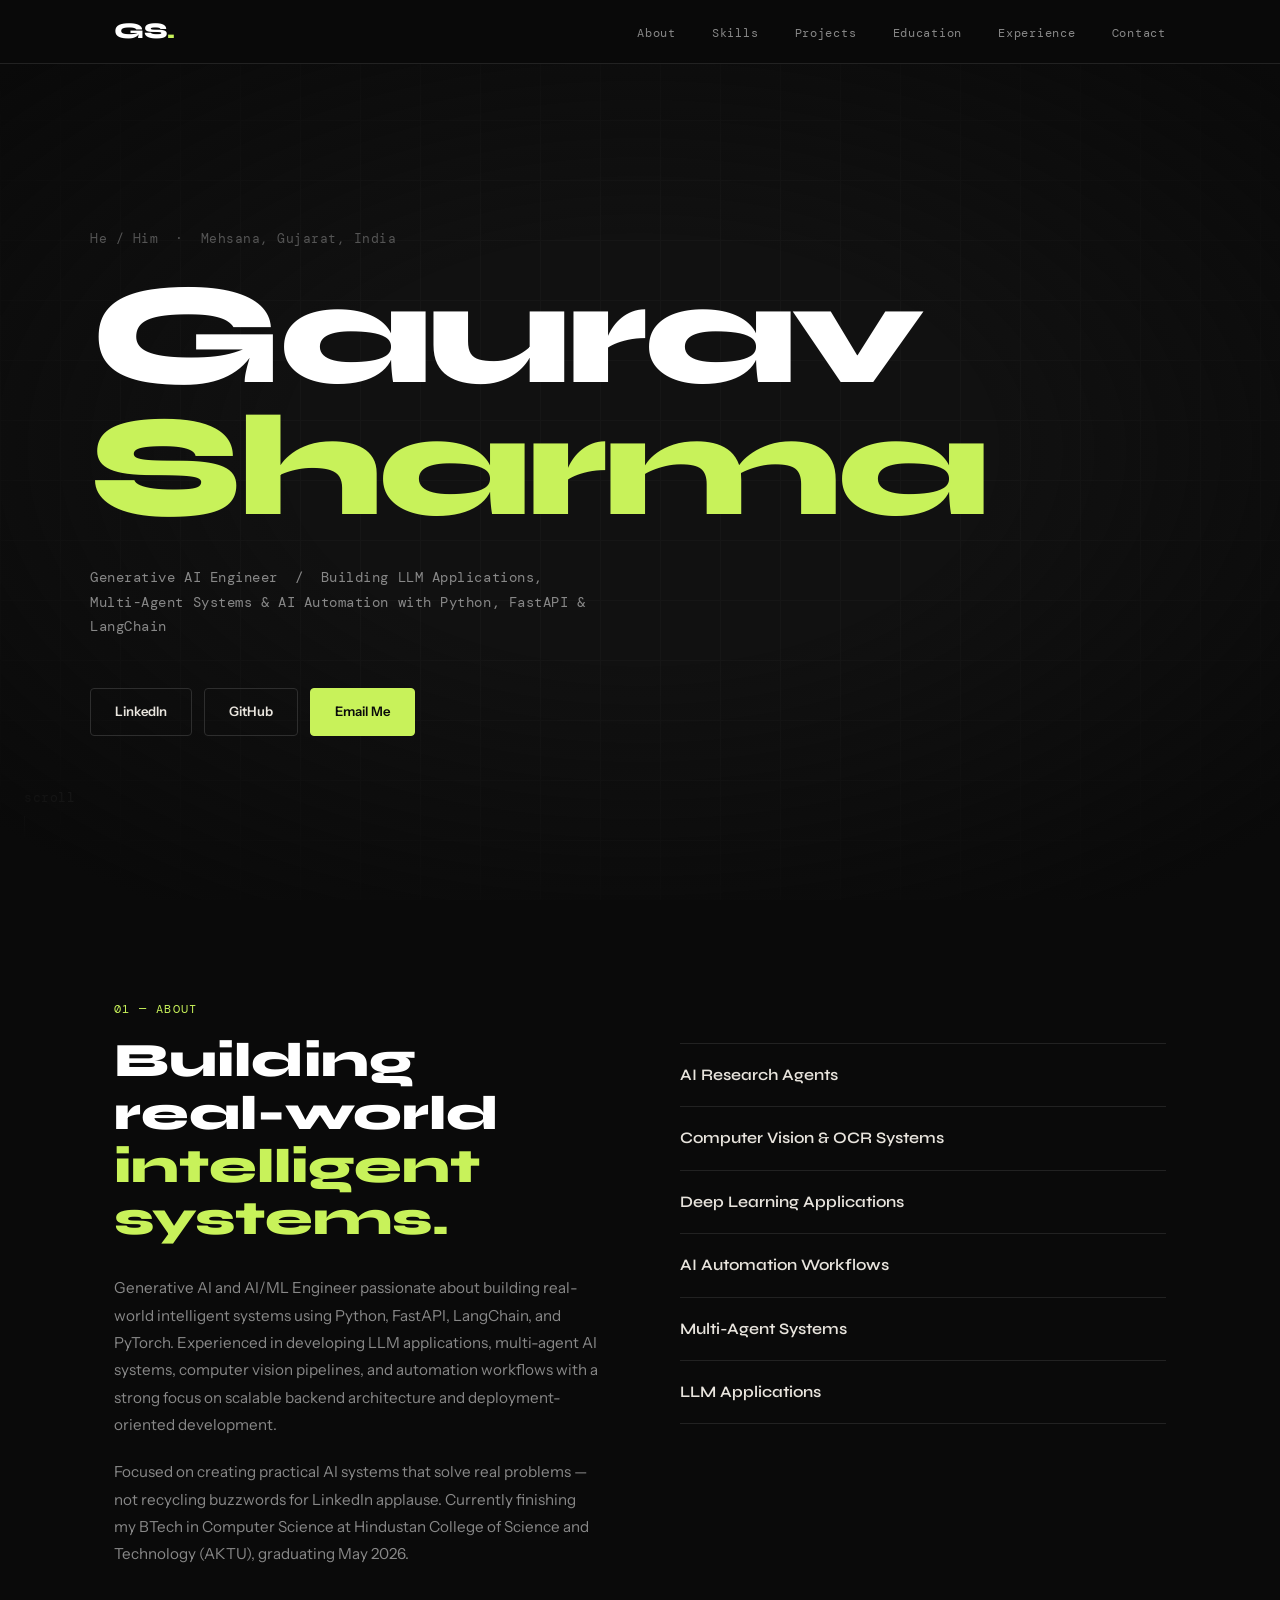
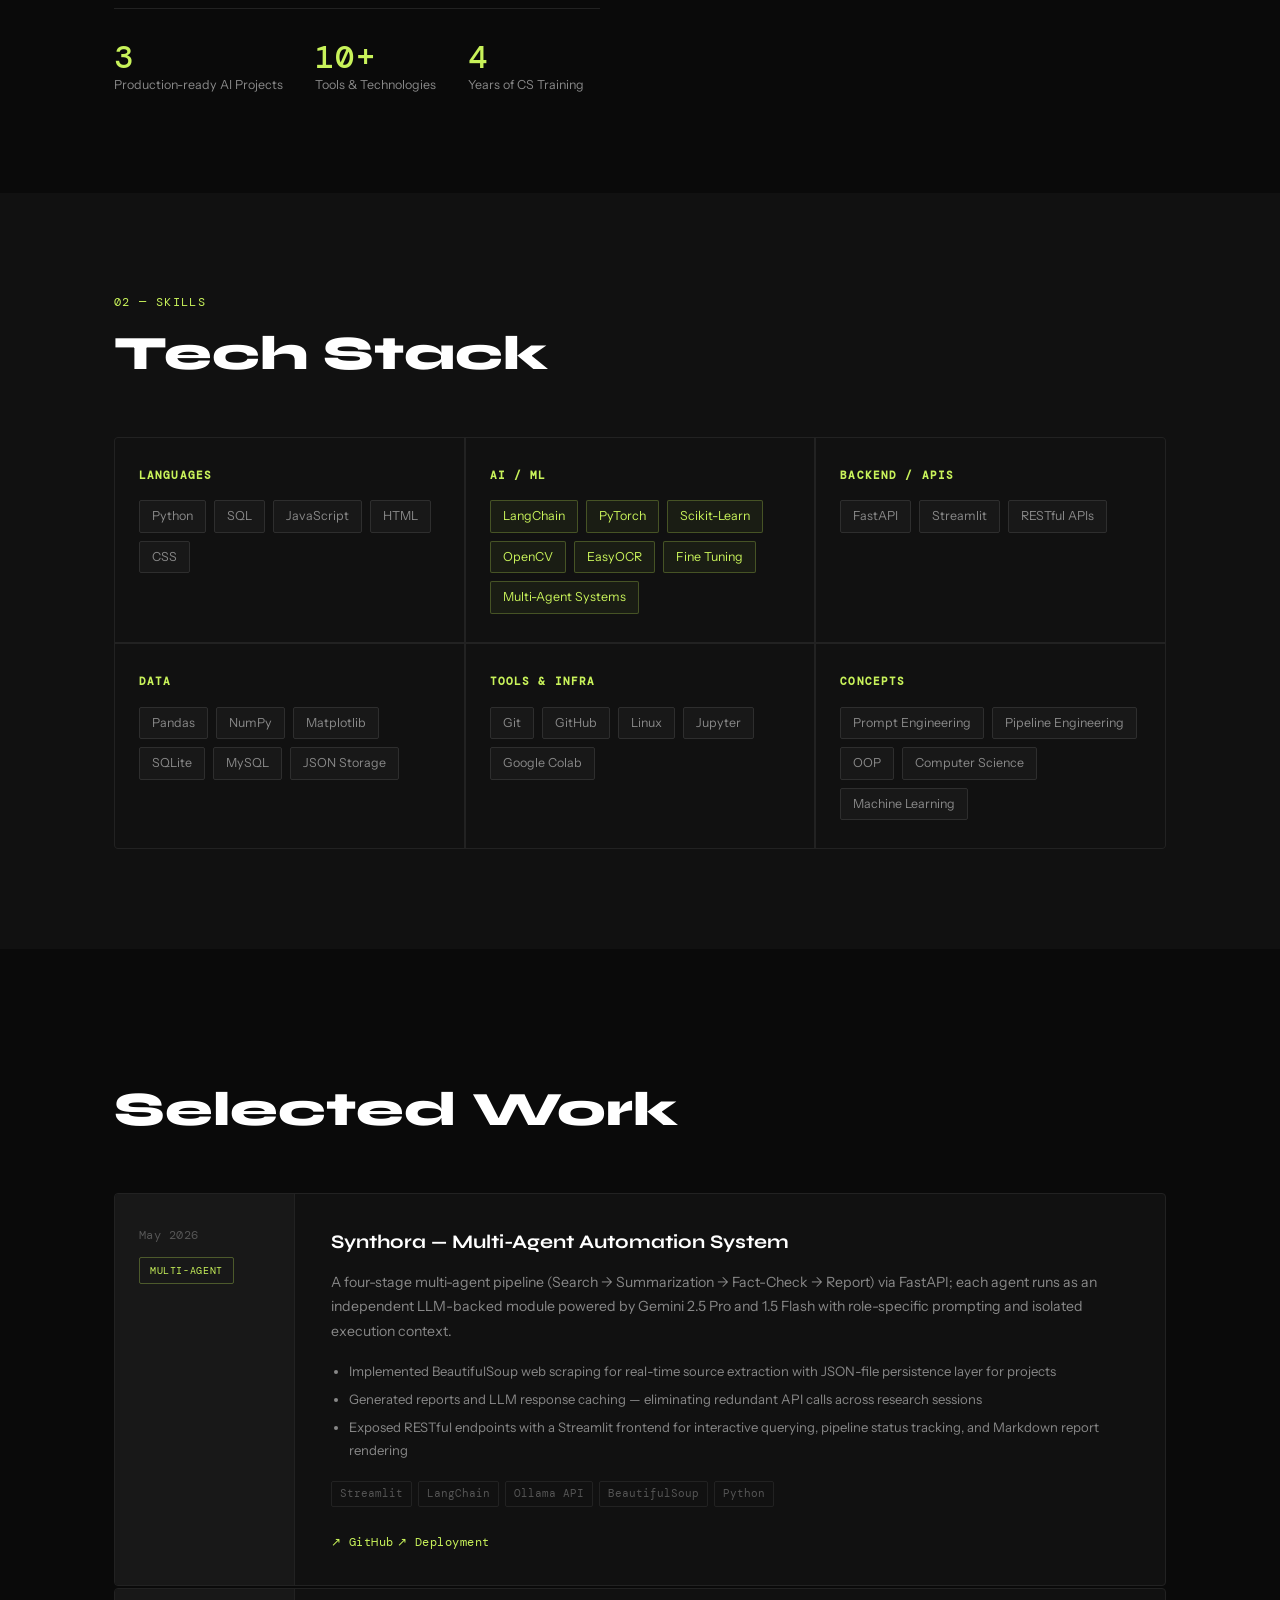
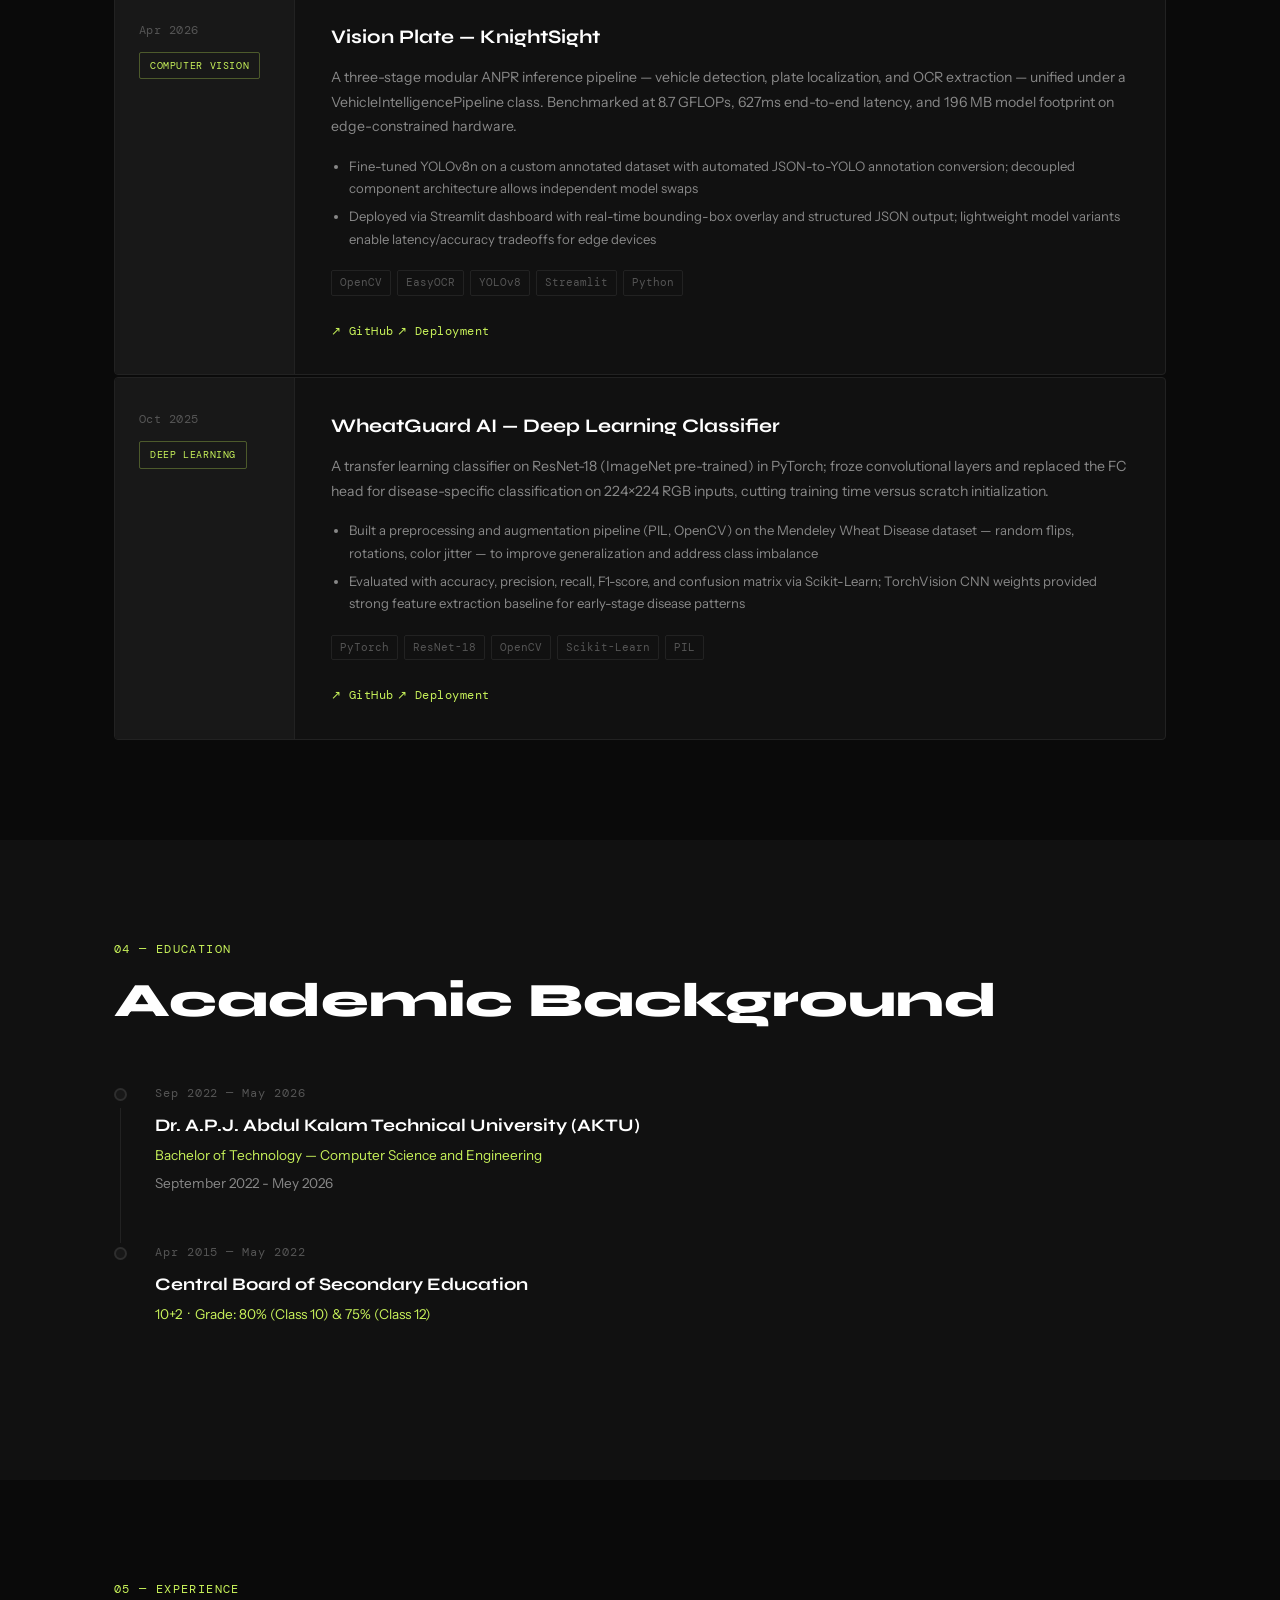
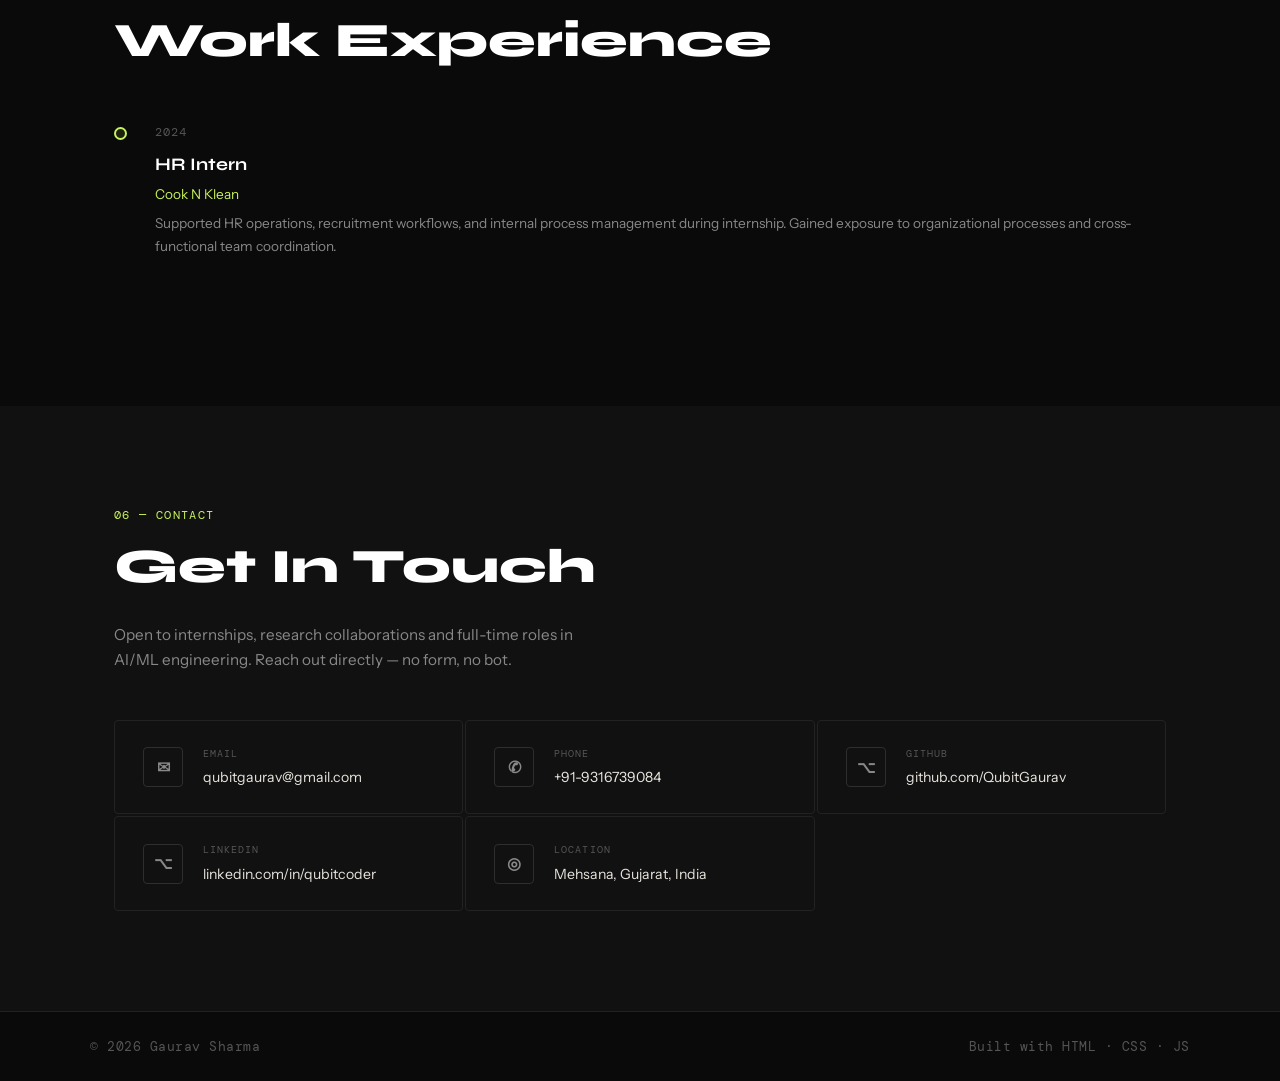
<file: index.html>
<!DOCTYPE html>
<html lang="en">

<head>
  <meta charset="UTF-8" />
  <meta name="viewport" content="width=device-width, initial-scale=1.0" />
  <title>Gaurav Sharma — Generative AI Engineer</title>
  <link rel="stylesheet" href="style.css" />
  <link rel="preconnect" href="https://fonts.googleapis.com" />
  <link
    href="https://fonts.googleapis.com/css2?family=Syne:wght@400;600;700;800&family=DM+Mono:wght@300;400;500&family=Instrument+Sans:wght@400;500;600&display=swap"
    rel="stylesheet" />
</head>

<body>

  <!-- ============ NAVIGATION ============ -->
  <nav id="navbar">
    <div class="nav-inner">
      <a href="#hero" class="nav-logo">GS<span class="dot">.</span></a>
      <button class="hamburger" id="hamburger" aria-label="Toggle menu">
        <span></span><span></span><span></span>
      </button>
      <ul class="nav-links" id="nav-links">
        <li><a href="#about">About</a></li>
        <li><a href="#skills">Skills</a></li>
        <li><a href="#projects">Projects</a></li>
        <li><a href="#education">Education</a></li>
        <li><a href="#experience">Experience</a></li>
        <li><a href="#contact">Contact</a></li>
      </ul>
    </div>
  </nav>

  <!-- ============ HERO ============ -->
  <section id="hero">
    <div class="hero-bg-grid"></div>
    <div class="hero-content">
      <p class="hero-tag mono">He / Him &nbsp;·&nbsp; Mehsana, Gujarat, India</p>
      <h1 class="hero-name">Gaurav<br /><em>Sharma</em></h1>
      <p class="hero-title mono">
        Generative AI Engineer &nbsp;/&nbsp; Building LLM Applications,<br />
        Multi-Agent Systems &amp; AI Automation with Python, FastAPI &amp; LangChain
      </p>
      <div class="hero-cta">
        <a href="https://www.linkedin.com/in/qubitcoder/" target="_blank" class="btn btn-outline">LinkedIn</a>
        <a href="https://github.com/QubitGaurav" target="_blank" class="btn btn-outline">GitHub</a>
        <a href="mailto:qubitgaurav@gmail.com" class="btn btn-solid">Email Me</a>
      </div>
    </div>
    <div class="hero-scroll-indicator">
      <span class="mono">scroll</span>
      <div class="scroll-line"></div>
    </div>
  </section>

  <!-- ============ ABOUT ============ -->
  <section id="about">
    <div class="container">
      <div class="section-label mono">01 — About</div>
      <div class="about-grid">
        <div class="about-text">
          <h2>Building real-world<br /><em>intelligent systems.</em></h2>
          <p>
            Generative AI and AI/ML Engineer passionate about building real-world intelligent
            systems using Python, FastAPI, LangChain, and PyTorch. Experienced in developing
            LLM applications, multi-agent AI systems, computer vision pipelines, and automation
            workflows with a strong focus on scalable backend architecture and deployment-oriented
            development.
          </p>
          <p>
            Focused on creating practical AI systems that solve real problems — not recycling
            buzzwords for LinkedIn applause. Currently finishing my BTech in Computer Science
            at Hindustan College of Science and Technology (AKTU), graduating May 2026.
          </p>
          <div class="about-highlights">
            <div class="highlight-item">
              <span class="highlight-num mono">3</span>
              <span>Production-ready AI Projects</span>
            </div>
            <div class="highlight-item">
              <span class="highlight-num mono">10+</span>
              <span>Tools &amp; Technologies</span>
            </div>
            <div class="highlight-item">
              <span class="highlight-num mono">4</span>
              <span>Years of CS Training</span>
            </div>
          </div>
        </div>
        <div class="about-domains">
          <div class="domain-card">AI Research Agents</div>
          <div class="domain-card">Computer Vision &amp; OCR Systems</div>
          <div class="domain-card">Deep Learning Applications</div>
          <div class="domain-card">AI Automation Workflows</div>
          <div class="domain-card">Multi-Agent Systems</div>
          <div class="domain-card">LLM Applications</div>
        </div>
      </div>
    </div>
  </section>

  <!-- ============ SKILLS ============ -->
  <section id="skills">
    <div class="container">
      <div class="section-label mono">02 — Skills</div>
      <h2>Tech Stack</h2>

      <div class="skills-grid">
        <!-- Languages -->
        <div class="skill-group">
          <h3 class="mono">Languages</h3>
          <div class="skill-tags">
            <span class="tag">Python</span>
            <span class="tag">SQL</span>
            <span class="tag">JavaScript</span>
            <span class="tag">HTML</span>
            <span class="tag">CSS</span>
          </div>
        </div>

        <!-- AI / ML -->
        <div class="skill-group">
          <h3 class="mono">AI / ML</h3>
          <div class="skill-tags">
            <span class="tag accent">LangChain</span>
            <span class="tag accent">PyTorch</span>
            <span class="tag accent">Scikit-Learn</span>
            <span class="tag accent">OpenCV</span>
            <span class="tag accent">EasyOCR</span>
            <span class="tag accent">Fine Tuning</span>
            <span class="tag accent">Multi-Agent Systems</span>
          </div>
        </div>

        <!-- Backend / APIs -->
        <div class="skill-group">
          <h3 class="mono">Backend / APIs</h3>
          <div class="skill-tags">
            <span class="tag">FastAPI</span>
            <span class="tag">Streamlit</span>
            <span class="tag">RESTful APIs</span>
          </div>
        </div>

        <!-- Data -->
        <div class="skill-group">
          <h3 class="mono">Data</h3>
          <div class="skill-tags">
            <span class="tag">Pandas</span>
            <span class="tag">NumPy</span>
            <span class="tag">Matplotlib</span>
            <span class="tag">SQLite</span>
            <span class="tag">MySQL</span>
            <span class="tag">JSON Storage</span>
          </div>
        </div>

        <!-- Tools & Infra -->
        <div class="skill-group">
          <h3 class="mono">Tools &amp; Infra</h3>
          <div class="skill-tags">
            <span class="tag">Git</span>
            <span class="tag">GitHub</span>
            <span class="tag">Linux</span>
            <span class="tag">Jupyter</span>
            <span class="tag">Google Colab</span>
          </div>
        </div>

        <!-- Concepts -->
        <div class="skill-group">
          <h3 class="mono">Concepts</h3>
          <div class="skill-tags">
            <span class="tag">Prompt Engineering</span>
            <span class="tag">Pipeline Engineering</span>
            <span class="tag">OOP</span>
            <span class="tag">Computer Science</span>
            <span class="tag">Machine Learning</span>
          </div>
        </div>
      </div>
    </div>
  </section>

  <!-- ============ PROJECTS ============ -->
  <section id="projects">
    <div class="container">
      <div class="section-label mono">03 — Projects</div>
      <h2>Selected Work</h2>

      <div class="projects-list">

        <!-- Project 1 -->
        <article class="project-card">
          <div class="project-meta">
            <span class="project-date mono">May 2026</span>
            <span class="project-badge">Multi-Agent</span>
          </div>
          <div class="project-body">
            <h3>Synthora — Multi-Agent Automation System</h3>
            <p>
              A four-stage multi-agent pipeline (Search → Summarization → Fact-Check → Report)
              via FastAPI; each agent runs as an independent LLM-backed module powered by
              Gemini 2.5 Pro and 1.5 Flash with role-specific prompting and isolated execution context.
            </p>
            <ul>
              <li>Implemented BeautifulSoup web scraping for real-time source extraction with JSON-file persistence
                layer for projects</li>
              <li>Generated reports and LLM response caching — eliminating redundant API calls across research sessions
              </li>
              <li>Exposed RESTful endpoints with a Streamlit frontend for interactive querying, pipeline status
                tracking, and Markdown report rendering</li>
            </ul>
            <div class="project-stack">
              <span>Streamlit</span><span>LangChain</span><span>Ollama
                API</span><span>BeautifulSoup</span><span>Python</span>
            </div>
            <a href="https://github.com/QubitGaurav/Synthora" target="_blank" class="project-link mono">↗ GitHub</a>
            <a href="https://synthora.streamlit.app/" target="_blank" class="project-link mono">↗ Deployment</a>
          </div>
        </article>

        <!-- Project 2 -->
        <article class="project-card">
          <div class="project-meta">
            <span class="project-date mono">Apr 2026</span>
            <span class="project-badge">Computer Vision</span>
          </div>
          <div class="project-body">
            <h3>Vision Plate — KnightSight</h3>
            <p>
              A three-stage modular ANPR inference pipeline — vehicle detection, plate localization,
              and OCR extraction — unified under a VehicleIntelligencePipeline class. Benchmarked at
              8.7 GFLOPs, 627ms end-to-end latency, and 196 MB model footprint on edge-constrained hardware.
            </p>
            <ul>
              <li>Fine-tuned YOLOv8n on a custom annotated dataset with automated JSON-to-YOLO annotation conversion;
                decoupled component architecture allows independent model swaps</li>
              <li>Deployed via Streamlit dashboard with real-time bounding-box overlay and structured JSON output;
                lightweight model variants enable latency/accuracy tradeoffs for edge devices</li>
            </ul>
            <div class="project-stack">
              <span>OpenCV</span><span>EasyOCR</span><span>YOLOv8</span><span>Streamlit</span><span>Python</span>
            </div>
            <a href="https://github.com/QubitGaurav/Vision_Plate" target="_blank" class="project-link mono">↗ GitHub</a>
            <a href="https://visionplate.streamlit.app/" target="_blank" class="project-link mono">↗ Deployment</a>
          </div>
        </article>

        <!-- Project 3 -->
        <article class="project-card">
          <div class="project-meta">
            <span class="project-date mono">Oct 2025</span>
            <span class="project-badge">Deep Learning</span>
          </div>
          <div class="project-body">
            <h3>WheatGuard AI — Deep Learning Classifier</h3>
            <p>
              A transfer learning classifier on ResNet-18 (ImageNet pre-trained) in PyTorch; froze
              convolutional layers and replaced the FC head for disease-specific classification on
              224×224 RGB inputs, cutting training time versus scratch initialization.
            </p>
            <ul>
              <li>Built a preprocessing and augmentation pipeline (PIL, OpenCV) on the Mendeley Wheat Disease dataset —
                random flips, rotations, color jitter — to improve generalization and address class imbalance</li>
              <li>Evaluated with accuracy, precision, recall, F1-score, and confusion matrix via Scikit-Learn;
                TorchVision CNN weights provided strong feature extraction baseline for early-stage disease patterns
              </li>
            </ul>
            <div class="project-stack">
              <span>PyTorch</span><span>ResNet-18</span><span>OpenCV</span><span>Scikit-Learn</span><span>PIL</span>
            </div>
            <a href="https://github.com/QubitGaurav/WheatGuard_AI" target="_blank" class="project-link mono">↗
              GitHub</a>
            <a href="https://wheatguard.streamlit.app/" target="_blank" class="project-link mono">↗ Deployment</a>
          </div>
        </article>

      </div>
    </div>
  </section>

  <!-- ============ EDUCATION ============ -->
  <section id="education">
    <div class="container">
      <div class="section-label mono">04 — Education</div>
      <h2>Academic Background</h2>

      <div class="timeline">
        <div class="timeline-item">
          <div class="timeline-dot"></div>
          <div class="timeline-content">
            <div class="timeline-date mono">Sep 2022 — May 2026</div>
            <h3>Dr. A.P.J. Abdul Kalam Technical University (AKTU)</h3>
            <p class="timeline-sub">Bachelor of Technology — Computer Science and Engineering</p>
            <p class="timeline-detail">September 2022 - Mey 2026</p>
          </div>
        </div>
        <div class="timeline-item">
          <div class="timeline-dot"></div>
          <div class="timeline-content">
            <div class="timeline-date mono">Apr 2015 — May 2022</div>
            <h3>Central Board of Secondary Education</h3>
            <p class="timeline-sub">10+2 &nbsp;·&nbsp; Grade: 80% (Class 10) &amp; 75% (Class 12)</p>
          </div>
        </div>
      </div>
    </div>
  </section>

  <!-- ============ EXPERIENCE ============ -->
  <section id="experience">
    <div class="container">
      <div class="section-label mono">05 — Experience</div>
      <h2>Work Experience</h2>

      <div class="timeline">
        <div class="timeline-item">
          <div class="timeline-dot accent-dot"></div>
          <div class="timeline-content">
            <div class="timeline-date mono">2024</div>
            <h3>HR Intern</h3>
            <p class="timeline-sub">Cook N Klean</p>
            <p class="timeline-detail">
              Supported HR operations, recruitment workflows, and internal process management
              during internship. Gained exposure to organizational processes and cross-functional
              team coordination.
            </p>
          </div>
        </div>
      </div>
    </div>
  </section>

  <!-- ============ CONTACT ============ -->
  <section id="contact">
    <div class="container">
      <div class="section-label mono">06 — Contact</div>
      <h2>Get In Touch</h2>
      <p class="contact-intro">
        Open to internships, research collaborations and full-time roles in AI/ML engineering.
        Reach out directly — no form, no bot.
      </p>

      <div class="contact-grid">
        <a href="mailto:qubitgaurav@gmail.com" class="contact-card">
          <span class="contact-icon">✉</span>
          <div>
            <div class="contact-label mono">Email</div>
            <div class="contact-value">qubitgaurav@gmail.com</div>
          </div>
        </a>
        <a href="tel:+91-9316739084" class="contact-card">
          <span class="contact-icon">✆</span>
          <div>
            <div class="contact-label mono">Phone</div>
            <div class="contact-value">+91-9316739084</div>
          </div>
        </a>
        <a href="https://github.com/QubitGaurav" target="_blank" class="contact-card">
          <span class="contact-icon">⌥</span>
          <div>
            <div class="contact-label mono">GitHub</div>
            <div class="contact-value">github.com/QubitGaurav</div>
          </div>
        </a>
        <a href="https://www.linkedin.com/in/qubitcoder/" target="_blank" class="contact-card">
          <span class="contact-icon">⌥</span>
          <div>
            <div class="contact-label mono">LinkedIn</div>
            <div class="contact-value">linkedin.com/in/qubitcoder</div>
          </div>
        </a>
        <div class="contact-card no-link">
          <span class="contact-icon">◎</span>
          <div>
            <div class="contact-label mono">Location</div>
            <div class="contact-value">Mehsana, Gujarat, India</div>
          </div>
        </div>
      </div>
    </div>
  </section>

  <!-- ============ FOOTER ============ -->
  <footer>
    <div class="footer-inner">
      <span class="mono">© 2026 Gaurav Sharma</span>
      <span class="mono footer-right">Built with HTML · CSS · JS</span>
    </div>
  </footer>

  <script src="script.js"></script>
</body>

</html>
</file>
<file: style.css>
/* ============================================================
   GAURAV SHARMA — PORTFOLIO STYLESHEET
   Theme: Dark industrial / terminal-meets-editorial
   Fonts: Syne (display) + DM Mono (code) + Instrument Sans (body)
   ============================================================ */

/* ── CSS Variables ── */
:root {
  --bg:        #0a0a0a;
  --bg-2:      #111111;
  --bg-3:      #181818;
  --border:    #222222;
  --border-2:  #2e2e2e;
  --text:      #e8e4dd;
  --text-2:    #888888;
  --text-3:    #555555;
  --accent:    #c8f25a;   /* electric lime — the one pop of color */
  --accent-dim: #8ab83a;
  --white:     #ffffff;

  --font-display: 'Syne', sans-serif;
  --font-mono:    'DM Mono', monospace;
  --font-body:    'Instrument Sans', sans-serif;

  --max-w: 1100px;
  --nav-h: 64px;
  --radius: 4px;
  --transition: 0.25s ease;
}

/* ── Reset ── */
*, *::before, *::after { box-sizing: border-box; margin: 0; padding: 0; }
html { scroll-behavior: smooth; font-size: 16px; }
body {
  background: var(--bg);
  color: var(--text);
  font-family: var(--font-body);
  line-height: 1.65;
  overflow-x: hidden;
  -webkit-font-smoothing: antialiased;
}
a { color: inherit; text-decoration: none; }
ul { list-style: none; }
img { display: block; max-width: 100%; }

/* ── Utility ── */
.mono { font-family: var(--font-mono); font-size: 0.8rem; letter-spacing: 0.04em; }
.container { max-width: var(--max-w); margin: 0 auto; padding: 0 24px; }

/* ── Section common ── */
section {
  padding: 100px 0;
}
section:nth-child(even) { background: var(--bg-2); }

.section-label {
  color: var(--accent);
  font-size: 0.72rem;
  letter-spacing: 0.12em;
  text-transform: uppercase;
  margin-bottom: 16px;
}

section h2 {
  font-family: var(--font-display);
  font-size: clamp(2rem, 4vw, 3rem);
  font-weight: 800;
  line-height: 1.1;
  margin-bottom: 56px;
  color: var(--white);
}
section h2 em {
  font-style: normal;
  color: var(--accent);
}


/* ================================================================
   NAVIGATION
   ================================================================ */
#navbar {
  position: fixed;
  top: 0; left: 0; right: 0;
  z-index: 100;
  height: var(--nav-h);
  background: rgba(10, 10, 10, 0.85);
  backdrop-filter: blur(12px);
  border-bottom: 1px solid var(--border);
  transition: border-color var(--transition);
}
#navbar.scrolled { border-bottom-color: var(--border-2); }

.nav-inner {
  max-width: var(--max-w);
  margin: 0 auto;
  padding: 0 24px;
  height: 100%;
  display: flex;
  align-items: center;
  justify-content: space-between;
}

.nav-logo {
  font-family: var(--font-display);
  font-size: 1.4rem;
  font-weight: 800;
  color: var(--white);
  letter-spacing: -0.02em;
}
.nav-logo .dot { color: var(--accent); }

.nav-links {
  display: flex;
  gap: 36px;
  align-items: center;
}
.nav-links a {
  font-family: var(--font-mono);
  font-size: 0.78rem;
  letter-spacing: 0.06em;
  color: var(--text-2);
  transition: color var(--transition);
}
.nav-links a:hover { color: var(--accent); }

.hamburger {
  display: none;
  flex-direction: column;
  gap: 5px;
  background: none;
  border: none;
  cursor: pointer;
  padding: 4px;
}
.hamburger span {
  display: block;
  width: 24px;
  height: 2px;
  background: var(--text);
  transition: transform var(--transition), opacity var(--transition);
}
.hamburger.open span:nth-child(1) { transform: translateY(7px) rotate(45deg); }
.hamburger.open span:nth-child(2) { opacity: 0; }
.hamburger.open span:nth-child(3) { transform: translateY(-7px) rotate(-45deg); }


/* ================================================================
   HERO
   ================================================================ */
#hero {
  position: relative;
  min-height: 100vh;
  display: flex;
  align-items: center;
  padding: var(--nav-h) 24px 0;
  overflow: hidden;
}

/* Background grid */
.hero-bg-grid {
  position: absolute;
  inset: 0;
  background-image:
    linear-gradient(var(--border) 1px, transparent 1px),
    linear-gradient(90deg, var(--border) 1px, transparent 1px);
  background-size: 60px 60px;
  opacity: 0.35;
  pointer-events: none;
}
#hero::after {
  content: '';
  position: absolute;
  inset: 0;
  background: radial-gradient(ellipse 70% 60% at 50% 50%, transparent 40%, var(--bg) 100%);
  pointer-events: none;
}

.hero-content {
  position: relative;
  z-index: 1;
  max-width: var(--max-w);
  margin: 0 auto;
  width: 100%;
}

.hero-tag {
  color: var(--text-3);
  margin-bottom: 20px;
  animation: fadeUp 0.7s ease both;
}

.hero-name {
  font-family: var(--font-display);
  font-size: clamp(4rem, 12vw, 9rem);
  font-weight: 800;
  line-height: 0.92;
  letter-spacing: -0.03em;
  color: var(--white);
  margin-bottom: 32px;
  animation: fadeUp 0.7s 0.1s ease both;
}
.hero-name em {
  font-style: normal;
  color: var(--accent);
  display: block;
}

.hero-title {
  color: var(--text-2);
  font-size: 0.85rem;
  line-height: 1.8;
  max-width: 560px;
  margin-bottom: 48px;
  animation: fadeUp 0.7s 0.2s ease both;
}

.hero-cta {
  display: flex;
  flex-wrap: wrap;
  gap: 12px;
  animation: fadeUp 0.7s 0.3s ease both;
}

/* Buttons */
.btn {
  display: inline-flex;
  align-items: center;
  gap: 8px;
  padding: 12px 24px;
  border-radius: var(--radius);
  font-size: 0.82rem;
  font-weight: 600;
  cursor: pointer;
  transition: all var(--transition);
  border: 1px solid transparent;
}
.btn-solid {
  background: var(--accent);
  color: #0a0a0a;
  border-color: var(--accent);
}
.btn-solid:hover { background: #b5e04a; border-color: #b5e04a; }

.btn-outline {
  border-color: var(--border-2);
  color: var(--text);
  background: transparent;
}
.btn-outline:hover { border-color: var(--accent); color: var(--accent); }

.btn-ghost {
  color: var(--text-2);
  border-color: transparent;
  padding: 12px 16px;
}
.btn-ghost:hover { color: var(--accent); }

/* Scroll indicator */
.hero-scroll-indicator {
  position: absolute;
  bottom: 36px;
  left: 24px;
  display: flex;
  flex-direction: column;
  align-items: flex-start;
  gap: 8px;
  color: var(--text-3);
  animation: fadeUp 1s 0.5s ease both;
}
.scroll-line {
  width: 1px;
  height: 48px;
  background: linear-gradient(to bottom, var(--text-3), transparent);
  animation: scrollPulse 2s ease-in-out infinite;
}


/* ================================================================
   ABOUT
   ================================================================ */
.about-grid {
  display: grid;
  grid-template-columns: 1fr 1fr;
  gap: 80px;
  align-items: start;
}

.about-text h2 {
  margin-bottom: 28px;
}
.about-text p {
  color: var(--text-2);
  font-size: 0.95rem;
  margin-bottom: 20px;
  line-height: 1.8;
}

.about-highlights {
  display: flex;
  gap: 32px;
  margin-top: 40px;
  padding-top: 32px;
  border-top: 1px solid var(--border);
  flex-wrap: wrap;
}
.highlight-item {
  display: flex;
  flex-direction: column;
  gap: 4px;
}
.highlight-num {
  font-size: 2rem;
  font-weight: 500;
  color: var(--accent);
  line-height: 1;
}
.highlight-item span:last-child {
  color: var(--text-2);
  font-size: 0.78rem;
  line-height: 1.3;
}

.about-domains {
  display: flex;
  flex-direction: column;
  gap: 0;
  padding-top: 8px;
}
.domain-card {
  padding: 18px 0;
  border-bottom: 1px solid var(--border);
  font-family: var(--font-display);
  font-weight: 600;
  font-size: 1rem;
  color: var(--text);
  transition: color var(--transition), padding-left var(--transition);
  cursor: default;
}
.domain-card:first-child { border-top: 1px solid var(--border); }
.domain-card:hover {
  color: var(--accent);
  padding-left: 10px;
}


/* ================================================================
   SKILLS
   ================================================================ */
.skills-grid {
  display: grid;
  grid-template-columns: repeat(3, 1fr);
  gap: 2px;
  background: var(--border);
  border: 1px solid var(--border);
  border-radius: var(--radius);
  overflow: hidden;
}

.skill-group {
  background: var(--bg-2);
  padding: 28px 24px;
}
#skills .skill-group h3 {
  font-size: 0.7rem;
  color: var(--accent);
  letter-spacing: 0.1em;
  text-transform: uppercase;
  margin-bottom: 16px;
}

.skill-tags {
  display: flex;
  flex-wrap: wrap;
  gap: 8px;
}

.tag {
  display: inline-block;
  padding: 5px 12px;
  border: 1px solid var(--border-2);
  border-radius: 2px;
  font-size: 0.78rem;
  color: var(--text-2);
  background: var(--bg-3);
  transition: all var(--transition);
}
.tag:hover {
  border-color: var(--border-2);
  color: var(--text);
}
.tag.accent {
  border-color: rgba(200, 242, 90, 0.25);
  color: var(--accent);
  background: rgba(200, 242, 90, 0.05);
}
.tag.accent:hover {
  background: rgba(200, 242, 90, 0.12);
}


/* ================================================================
   PROJECTS
   ================================================================ */
.projects-list {
  display: flex;
  flex-direction: column;
  gap: 2px;
}

.project-card {
  display: grid;
  grid-template-columns: 180px 1fr;
  background: var(--bg-2);
  border: 1px solid var(--border);
  border-radius: var(--radius);
  overflow: hidden;
  transition: border-color var(--transition);
}
.project-card:hover { border-color: var(--border-2); }

.project-meta {
  padding: 32px 24px;
  border-right: 1px solid var(--border);
  display: flex;
  flex-direction: column;
  gap: 12px;
  background: var(--bg-3);
}

.project-date { color: var(--text-3); font-size: 0.72rem; }
.project-badge {
  display: inline-block;
  padding: 4px 10px;
  border: 1px solid rgba(200, 242, 90, 0.3);
  border-radius: 2px;
  font-family: var(--font-mono);
  font-size: 0.65rem;
  color: var(--accent);
  letter-spacing: 0.06em;
  text-transform: uppercase;
  width: fit-content;
}

.project-body {
  padding: 32px 36px;
}
.project-body h3 {
  font-family: var(--font-display);
  font-size: 1.2rem;
  font-weight: 700;
  color: var(--white);
  margin-bottom: 12px;
}
.project-body > p {
  color: var(--text-2);
  font-size: 0.88rem;
  margin-bottom: 16px;
  line-height: 1.75;
}
.project-body ul {
  list-style: disc;
  padding-left: 18px;
  color: var(--text-2);
  font-size: 0.82rem;
  line-height: 1.7;
  margin-bottom: 20px;
}
.project-body ul li { margin-bottom: 6px; }

.project-stack {
  display: flex;
  flex-wrap: wrap;
  gap: 6px;
  margin-bottom: 20px;
}
.project-stack span {
  font-family: var(--font-mono);
  font-size: 0.68rem;
  color: var(--text-3);
  border: 1px solid var(--border);
  padding: 3px 8px;
  border-radius: 2px;
}

.project-link {
  color: var(--accent);
  font-size: 0.78rem;
  transition: opacity var(--transition);
}
.project-link:hover { opacity: 0.7; }


/* ================================================================
   EDUCATION & EXPERIENCE — TIMELINE
   ================================================================ */
.timeline {
  display: flex;
  flex-direction: column;
  gap: 0;
}

.timeline-item {
  display: flex;
  gap: 28px;
  padding-bottom: 48px;
  position: relative;
}
.timeline-item::before {
  content: '';
  position: absolute;
  left: 6px;
  top: 24px;
  bottom: 0;
  width: 1px;
  background: var(--border);
}
.timeline-item:last-child::before { display: none; }

.timeline-dot {
  width: 13px;
  height: 13px;
  border-radius: 50%;
  background: var(--bg-3);
  border: 2px solid var(--border-2);
  flex-shrink: 0;
  margin-top: 4px;
  transition: border-color var(--transition);
}
.timeline-item:hover .timeline-dot { border-color: var(--text-2); }
.accent-dot { border-color: var(--accent) !important; background: rgba(200, 242, 90, 0.1) !important; }

.timeline-content { flex: 1; }
.timeline-date {
  color: var(--text-3);
  font-size: 0.72rem;
  margin-bottom: 8px;
  letter-spacing: 0.08em;
}
.timeline-content h3 {
  font-family: var(--font-display);
  font-size: 1.1rem;
  font-weight: 700;
  color: var(--white);
  margin-bottom: 4px;
}
.timeline-sub {
  color: var(--accent);
  font-size: 0.85rem;
  margin-bottom: 6px;
}
.timeline-detail {
  color: var(--text-2);
  font-size: 0.85rem;
  line-height: 1.7;
}


/* ================================================================
   CONTACT
   ================================================================ */
.contact-intro {
  color: var(--text-2);
  font-size: 0.95rem;
  max-width: 500px;
  margin-bottom: 48px;
  margin-top: -28px;
}

.contact-grid {
  display: grid;
  grid-template-columns: repeat(auto-fill, minmax(280px, 1fr));
  gap: 2px;
}

.contact-card {
  display: flex;
  align-items: center;
  gap: 20px;
  padding: 24px 28px;
  background: var(--bg-2);
  border: 1px solid var(--border);
  border-radius: var(--radius);
  transition: border-color var(--transition), background var(--transition);
  cursor: pointer;
}
.contact-card:hover:not(.no-link) {
  border-color: var(--border-2);
  background: var(--bg-3);
}

.contact-icon {
  width: 40px;
  height: 40px;
  display: flex;
  align-items: center;
  justify-content: center;
  font-size: 1rem;
  font-weight: 700;
  border: 1px solid var(--border-2);
  border-radius: var(--radius);
  color: var(--text-2);
  flex-shrink: 0;
}
.contact-card:hover:not(.no-link) .contact-icon {
  border-color: var(--accent);
  color: var(--accent);
}

.contact-label {
  color: var(--text-3);
  font-size: 0.65rem;
  letter-spacing: 0.1em;
  text-transform: uppercase;
  margin-bottom: 4px;
}
.contact-value {
  font-size: 0.88rem;
  color: var(--text);
}
.contact-card:hover:not(.no-link) .contact-value { color: var(--white); }


/* ================================================================
   FOOTER
   ================================================================ */
footer {
  border-top: 1px solid var(--border);
  padding: 24px;
}
.footer-inner {
  max-width: var(--max-w);
  margin: 0 auto;
  display: flex;
  justify-content: space-between;
  align-items: center;
  color: var(--text-3);
  font-size: 0.72rem;
}


/* ================================================================
   ANIMATIONS
   ================================================================ */
@keyframes fadeUp {
  from { opacity: 0; transform: translateY(24px); }
  to   { opacity: 1; transform: translateY(0); }
}

@keyframes scrollPulse {
  0%, 100% { opacity: 0.3; transform: scaleY(1); }
  50%       { opacity: 1;   transform: scaleY(1.1); }
}

/* Reveal on scroll */
.reveal {
  opacity: 0;
  transform: translateY(32px);
  transition: opacity 0.65s ease, transform 0.65s ease;
}
.reveal.visible {
  opacity: 1;
  transform: translateY(0);
}


/* ================================================================
   RESPONSIVE
   ================================================================ */
@media (max-width: 900px) {
  .about-grid {
    grid-template-columns: 1fr;
    gap: 48px;
  }
  .skills-grid {
    grid-template-columns: repeat(2, 1fr);
  }
  .project-card {
    grid-template-columns: 1fr;
  }
  .project-meta {
    border-right: none;
    border-bottom: 1px solid var(--border);
    flex-direction: row;
    align-items: center;
  }
}

@media (max-width: 768px) {
  .nav-links {
    display: none;
    position: fixed;
    top: var(--nav-h);
    left: 0; right: 0;
    background: var(--bg);
    border-bottom: 1px solid var(--border);
    flex-direction: column;
    align-items: flex-start;
    padding: 24px;
    gap: 20px;
  }
  .nav-links.open { display: flex; }
  .hamburger { display: flex; }

  .hero-name { font-size: clamp(3rem, 14vw, 5rem); }
  .hero-cta { flex-direction: column; align-items: flex-start; }

  section { padding: 72px 0; }
  section h2 { margin-bottom: 36px; }

  .skills-grid { grid-template-columns: 1fr; }
  .project-body { padding: 24px; }
  .footer-inner { flex-direction: column; gap: 8px; text-align: center; }
}

@media (max-width: 480px) {
  .about-highlights { gap: 20px; }
  .contact-grid { grid-template-columns: 1fr; }
}
</file>
